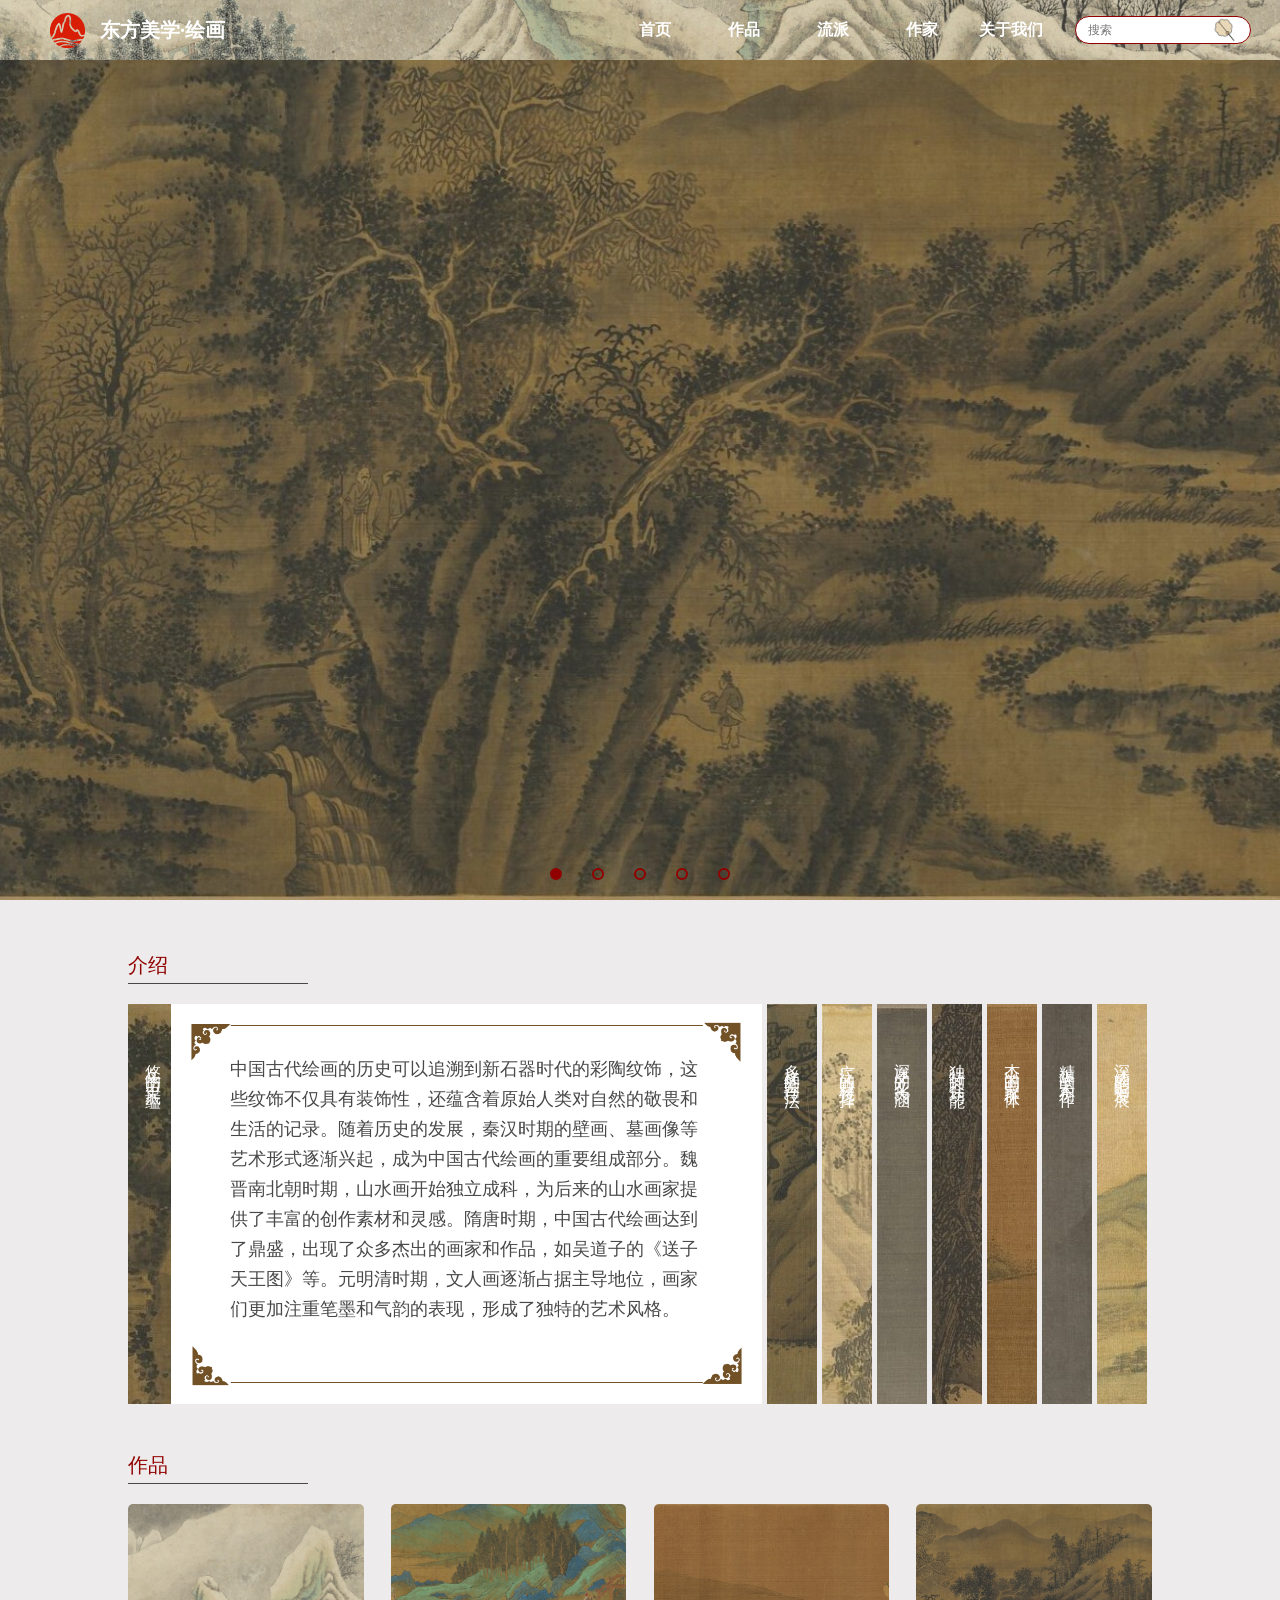
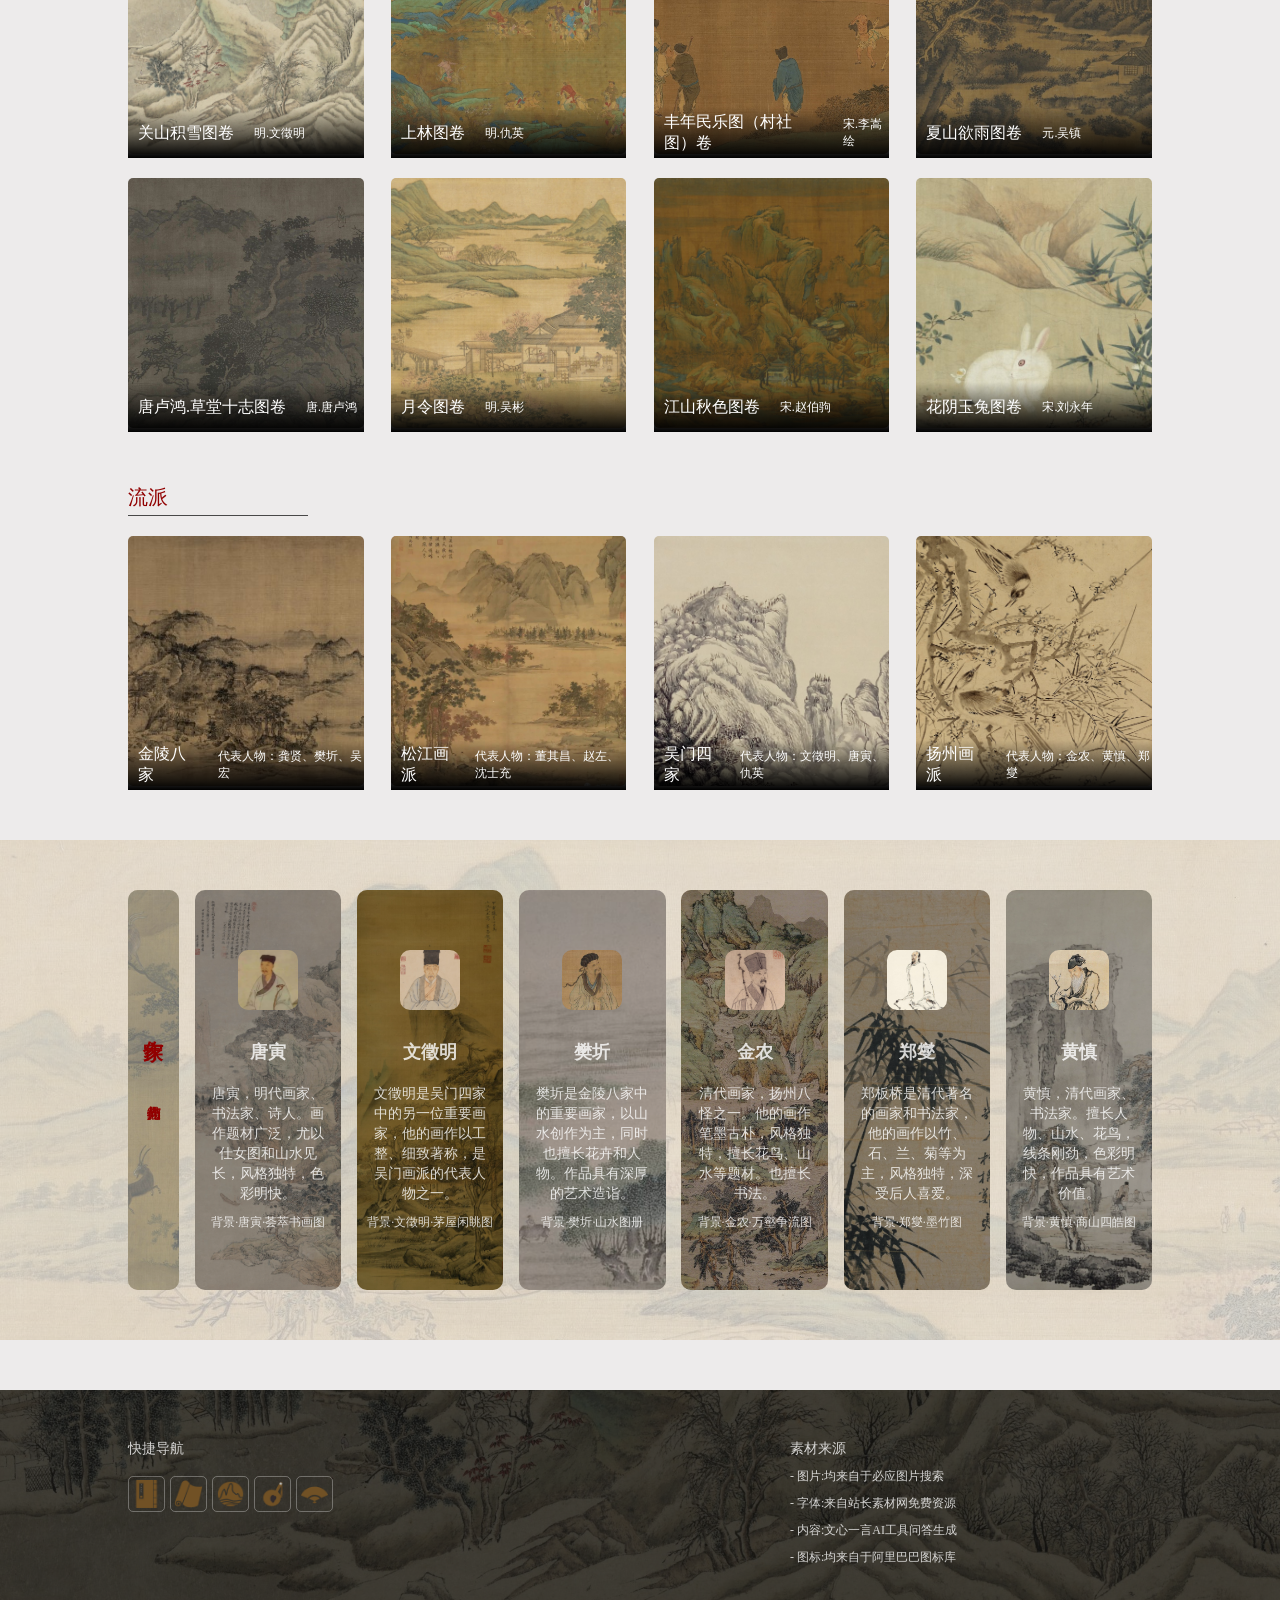
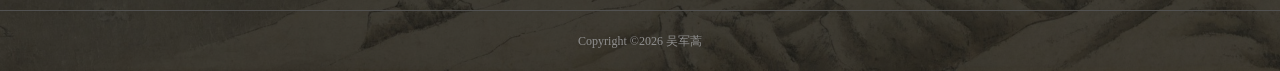
<file: pages/index.html>
<!DOCTYPE html>
<html lang="en">

<head>
  <meta charset="UTF-8">
  <meta name="viewport" content="width=device-width, initial-scale=1.0">
  <title>东方美学·绘画赏析网</title>
  <link rel="stylesheet" href="../css/index.css">
</head>

<body>
  <header class="nav-container" id="nav-container">

  </header>
  <main>
    <section class="banner" id="banner">
    </section>
    <section class="intro-container">
      <div class="title">
        <h3><span>介绍</span></h3>
      </div>
      <div class="item-container">
        <div class="item">
          <p class="title">悠久的历史底蕴</p>
          <div class="content">
            <img src="../images/index/花边.png" alt="">
            <img src="../images/index/花边.png" alt="">
            <img src="../images/index/花边.png" alt="">
            <img src="../images/index/花边.png" alt="">
            <div class="content-deatil">
              中国古代绘画的历史可以追溯到新石器时代的彩陶纹饰，这些纹饰不仅具有装饰性，还蕴含着原始人类对自然的敬畏和生活的记录。随着历史的发展，秦汉时期的壁画、墓画像等艺术形式逐渐兴起，成为中国古代绘画的重要组成部分。魏晋南北朝时期，山水画开始独立成科，为后来的山水画家提供了丰富的创作素材和灵感。隋唐时期，中国古代绘画达到了鼎盛，出现了众多杰出的画家和作品，如吴道子的《送子天王图》等。元明清时期，文人画逐渐占据主导地位，画家们更加注重笔墨和气韵的表现，形成了独特的艺术风格。
            </div>
          </div>
        </div>
        <div class="item">
          <p class="title">多样的绘画技法</p>
          <div class="content">
            <img src="../images/index/花边.png" alt="">
            <img src="../images/index/花边.png" alt="">
            <img src="../images/index/花边.png" alt="">
            <img src="../images/index/花边.png" alt="">
            <div class="content-deatil">
              中国古代绘画技法多样，既有工笔画的精细入微，又有写意画的挥洒自如。工笔画注重线条的流畅和色彩的丰富，通过细腻的笔触和丰富的色彩层次，展现出物体的形态和质感。写意画则更加注重笔墨和气韵的表现，通过简洁的线条和墨色的浓淡变化，传达出画家的情感和意境。此外，还有钩勒、没骨、点簇等多种技法，这些技法在历代画家的实践中不断发展和完善，形成了各具特色的艺术风格。
            </div>
          </div>
        </div>
        <div class="item">
          <p class="title">广泛的题材选择</p>
          <div class="content">
            <img src="../images/index/花边.png" alt="">
            <img src="../images/index/花边.png" alt="">
            <img src="../images/index/花边.png" alt="">
            <img src="../images/index/花边.png" alt="">
            <div class="content-deatil">
              中国古代绘画的题材广泛多样，涵盖了人物、山水、花鸟等多个领域。人物画可以描绘历史人物、神话故事，也可以反映现实生活，如顾恺之的《洛神赋图》等。山水画则展现山川自然景色，寄托画家的情感与理想，如郭熙的《早春图》等。花鸟画则通过描绘花卉瓜果、禽鸟虫鱼等，展现大自然的生机与美好，如黄筌的《写生珍禽图》等。这些题材的选择不仅体现了画家的审美情趣和艺术追求，也反映了当时社会的文化风貌和审美观念。
            </div>
          </div>
        </div>
        <div class="item">
          <p class="title">深厚的文化内涵</p>
          <div class="content">
            <img src="../images/index/花边.png" alt="">
            <img src="../images/index/花边.png" alt="">
            <img src="../images/index/花边.png" alt="">
            <img src="../images/index/花边.png" alt="">
            <div class="content-deatil">
              中国古代绘画不仅具有审美价值，还承载着深厚的文化内涵和哲学思想。许多作品都融入了儒、道、佛等哲学思想，体现了画家对宇宙、人生、自然的深刻理解和感悟。如道家的“天人合一”思想在山水画中得到了充分的体现，画家们通过描绘山川自然景色，表达了对自然的敬畏和向往；儒家的“仁爱”思想则体现在人物画中，通过描绘历史人物和神话故事，传达出对道德和伦理的关注和追求。
            </div>
          </div>
        </div>
        <div class="item">
          <p class="title">独特的社会功能</p>
          <div class="content">
            <img src="../images/index/花边.png" alt="">
            <img src="../images/index/花边.png" alt="">
            <img src="../images/index/花边.png" alt="">
            <img src="../images/index/花边.png" alt="">
            <div class="content-deatil">
              中国古代绘画不仅用于审美和装饰，还具有独特的社会功能和影响力。如宫廷绘画用于彰显皇权、记录历史，成为帝王贵族们展示权力和文化修养的重要手段；寺庙壁画用于宣传教义、弘扬佛法，成为佛教文化的重要载体；民间绘画则用于祈福避邪、传承文化等，成为民众生活中的重要组成部分。这些社会功能不仅体现了中国古代绘画的实用性和功能性，也反映了当时社会的文化需求和审美观念。
            </div>
          </div>
        </div>
        <div class="item">
          <p class="title">杰出的画家群体</p>
          <div class="content">
            <img src="../images/index/花边.png" alt="">
            <img src="../images/index/花边.png" alt="">
            <img src="../images/index/花边.png" alt="">
            <img src="../images/index/花边.png" alt="">
            <div class="content-deatil">
              中国古代涌现出许多杰出的画家，他们各自具有独特的艺术风格和卓越的艺术成就。如东晋的顾恺之以其“传神写照”的技艺被誉为“画圣”；唐代的吴道子则以其线条流畅、气势磅礴的作品成为后世画家学习的楷模；宋代的郭熙、范宽等则以其精湛的山水画技艺成为山水画史上的重要人物；元代的黄公望、王蒙等则以其独特的文人画风格开创了文人画的新纪元；明代的徐渭、陈洪绶等则以其个性化的艺术风格和独特的创作手法成为后世画家的典范；清代的石涛、朱耷等则以其深厚的笔墨功底和独特的艺术见解成为清代画坛的杰出代表。
            </div>
          </div>
        </div>
        <div class="item">
          <p class="title">精湛的艺术创作</p>
          <div class="content">
            <img src="../images/index/花边.png" alt="">
            <img src="../images/index/花边.png" alt="">
            <img src="../images/index/花边.png" alt="">
            <img src="../images/index/花边.png" alt="">
            <div class="content-deatil">
              中国古代画家在艺术创作上精益求精，注重笔墨的运用、构图的安排以及色彩的搭配等。他们通过巧妙的构思和精湛的技艺，创作出了一幅幅生动传神、意境深远的艺术作品。这些作品不仅展现了画家的艺术才华和审美追求，也反映了当时社会的审美观念和艺术风格。同时，中国古代画家还注重气韵生动和意境深远的表现，通过笔墨和气韵的传递，表达出画家的情感和意境，使作品具有更强的艺术感染力和审美价值。
            </div>
          </div>
        </div>
        <div class="item">
          <p class="title">深远的影响发展</p>
          <div class="content">
            <img src="../images/index/花边.png" alt="">
            <img src="../images/index/花边.png" alt="">
            <img src="../images/index/花边.png" alt="">
            <img src="../images/index/花边.png" alt="">
            <div class="content-deatil">
              中国古代绘画不仅在当时具有广泛的影响力，而且对后世产生了深远的影响。许多作品被后世画家所借鉴和传承，形成了独具特色的艺术流派和风格。如元代的山水画对明清时期的山水画产生了重要影响；明清时期的文人画则对近现代中国画的发展产生了积极推动作用。同时，中国古代绘画还对中国乃至世界艺术史的发展产生了积极的推动作用。许多中国古代绘画作品被收藏于世界各地的博物馆和艺术机构中，成为中外文化交流的重要桥梁和纽带。
            </div>
          </div>
        </div>
      </div>
    </section>
    <section class="paining-container">
      <div class="title">
        <h3><span>作品</span></h3>
      </div>
      <div class="item-list">
        <div class="item">
          <img src="../images/index/关山积雪图卷.明.文徵明.纸本设色（25.3x445.2厘米）明嘉靖十一年.65500x2590像素.台北故宫博物院藏.jpg" alt="">
          <div class="content-box">
            <div class="detail">
              <h2>关山积雪图卷</h2>
              <p>明.文徵明</p>
            </div>
          </div>
        </div>
        <div class="item">
          <img src="../images/index/上林图卷.传明.仇英绘.绢本设色.故画00159400000.台北故宫博物院藏.jpg" alt="">
          <div class="content-box">
            <div class="detail">
              <h2>上林图卷</h2>
              <p>明.仇英</p>
            </div>
          </div>
        </div>
        <div class="item">
          <img src="../images/index/丰年民乐图（村社图）卷.传宋.李嵩绘.绢本设色（30x160.8厘米）台北故宫博物院藏.jpg" alt="">
          <div class="content-box">
            <div class="detail">
              <h2>丰年民乐图（村社图）卷</h2>
              <p>宋.李嵩绘</p>
            </div>
          </div>
        </div>
        <div class="item">
          <img src="../images/index/夏山欲雨图卷.元.吴镇.绘.绢本水墨（47.2x451.6厘米）元至正六年.49537x3870像素.台北故宫博物院藏.png" alt="">
          <div class="content-box">
            <div class="detail">
              <h2>夏山欲雨图卷</h2>
              <p>元.吴镇</p>
            </div>
          </div>
        </div>
        <div class="item">
          <img src="../images/index/摹唐卢鸿.草堂十志图卷.纸本水墨.北京故宫博物院藏.jpg" alt="">
          <div class="content-box">
            <div class="detail">
              <h2>唐卢鸿.草堂十志图卷</h2>
              <p>唐.唐卢鸿</p>
            </div>
          </div>
        </div>
        <div class="item">
          <img src="../images/index/月令图卷.明.吴彬绘.绢本设色.65500x2105像素.台北故宫博物院藏.jpg" alt="">
          <div class="content-box">
            <div class="detail">
              <h2>月令图卷</h2>
              <p>明.吴彬</p>
            </div>
          </div>
        </div>
        <div class="item">
          <img src="../images/index/江山秋色图卷.宋代.赵伯驹作.绢本设色.39714X5481像素.北京故宫博物院藏.jpg" alt="">
          <div class="content-box">
            <div class="detail">
              <h2>江山秋色图卷</h2>
              <p>宋.赵伯驹</p>
            </div>
          </div>
        </div>
        <div class="item">
          <img src="../images/index/花阴玉兔图卷.传宋.刘永年.绘.纸本设色.60838x4447像素.台北故宫博物院藏.jpg" alt="">
          <div class="content-box">
            <div class="detail">
              <h2>花阴玉兔图卷</h2>
              <p>宋.刘永年</p>
            </div>
          </div>
        </div>
      </div>
    </section>
    <section class="schools-container">
      <div class="title">
        <h3><span>流派</span></h3>
      </div>
      <div class="item-list">
        <div class="item">
          <img src="../images/schools/溪山无尽图.jpg" alt="">
          <div class="content-box">
            <div class="detail">
              <h2>金陵八家</h2>
              <p>代表人物：龚贤、樊圻、吴宏</p>
            </div>
          </div>
        </div>
        <div class="item">
          <img src="../images/schools/秋兴八景图册.jpg" alt="">
          <div class="content-box">
            <div class="detail">
              <h2>松江画派</h2>
              <p>代表人物：董其昌、赵左、沈士充</p>
            </div>
          </div>
        </div>
        <div class="item">
          <img src="../images/schools/庐山高图.jpg" alt="">
          <div class="content-box">
            <div class="detail">
              <h2>吴门四家</h2>
              <p>代表人物：文徵明、唐寅、仇英</p>
            </div>
          </div>
        </div>
        <div class="item">
          <img src="../images/schools/梅竹图轴.jpg" alt="">
          <div class="content-box">
            <div class="detail">
              <h2>扬州画派</h2>
              <p>代表人物：金农、黄慎、郑燮</p>
            </div>
          </div>
        </div>
      </div>
    </section>
    <section class="article-container">
      <div class="article-box">
        <div class="item" style="width: 5%;">
          <img src="../images/index/banner02.jpg" alt="">
          <div class="mask" style="background: rgba(255, 255,255,0.3);">
            <h1 style=" writing-mode: vertical-rl; color: #910000; font-size: 20px;">作家</h1>
            <p style=" writing-mode: vertical-rl; color: #910000;font-size: 14px;">人物简介与作品</p>
          </div>
        </div>
        <div class="item">
          <input type="text" value="8" style="display: none;">
          <img src="../images/article/唐寅-荟萃书画诗意图.jpg" alt="">
          <div class="mask">
            <img src="../images/article/唐寅像.jpg" alt="">
            <h1>唐寅</h1>
            <p>唐寅，明代画家、书法家、诗人。画作题材广泛，尤以仕女图和山水见长，风格独特，色彩明快。</p>
            <span>背景·唐寅·荟萃书画图</span>
          </div>
        </div>
        <div class="item">
          <input type="text" value="7" style="display: none;">
          <img src="../images/article/文徵明-茅屋闲眺图.jpg" alt="">
          <div class="mask">
            <img src="../images/article/文徵明.jpg" alt="">
            <h1>文徵明</h1>
            <p>文徵明是吴门四家中的另一位重要画家，他的画作以工整、细致著称，是吴门画派的代表人物之一。</p>
            <span>背景·文徵明·茅屋闲眺图</span>
          </div>
        </div>
        <div class="item">
          <input type="text" value="2" style="display: none;">
          <img src="../images/article/樊圻-山水图册.jpg" alt="">
          <div class="mask">
            <img src="../images/article/樊圻像.jpg" alt="">
            <h1>樊圻</h1>
            <p>樊圻是金陵八家中的重要画家，以山水创作为主，同时也擅长花卉和人物。作品具有深厚的艺术造诣。</p>
            <span>背景·樊圻·山水图册</span>
          </div>
        </div>
        <div class="item">
          <input type="text" value="13" style="display: none;">
          <img src="../images/article/赵左-万壑争流图.jpg" alt="">
          <div class="mask">
            <img src="../images/article/赵左像.jpg" alt="">
            <h1>金农</h1>
            <p>清代画家，扬州八怪之一。他的画作笔墨古朴，风格独特，擅长花鸟、山水等题材。也擅长书法。</p>
            <span>背景·金农·万壑争流图</span>
          </div>
        </div>
        <div class="item">
          <input type="text" value="12" style="display: none;">
          <img src="../images/article/郑燮-墨竹图.jpg" alt="">
          <div class="mask">
            <img src="../images/article/郑燮像.jpg" alt="">
            <h1>郑燮</h1>
            <p>郑板桥是清代著名的画家和书法家，他的画作以竹、石、兰、菊等为主，风格独特，深受后人喜爱。</p>
            <span>背景·郑燮·墨竹图</span>
          </div>
        </div>
        <div class="item">
          <input type="text" value="14" style="display: none;">
          <img src="../images/article/黄慎-商山四皓图.jpg" alt="">
          <div class="mask">
            <img src="../images/article/黄慎像.jpg" alt="">
            <h1>黄慎</h1>
            <p>黄慎，清代画家、书法家。擅长人物、山水、花鸟，线条刚劲，色彩明快，作品具有艺术价值。</p>
            <span>背景·黄慎·商山四皓图</span>
          </div>
        </div>
      </div>
      <div class="mask-bg"></div>
    </section>
  </main>

  <footer>
    <div class="container">

    </div>
  </footer>

  <script src="../js/public/swiper.js"></script>
  <script src="../js/public/template.js"></script>
  <script src="../js/public/common.js"></script>
  <script src="../js/index.js"></script>
</body>

</html>
</file>
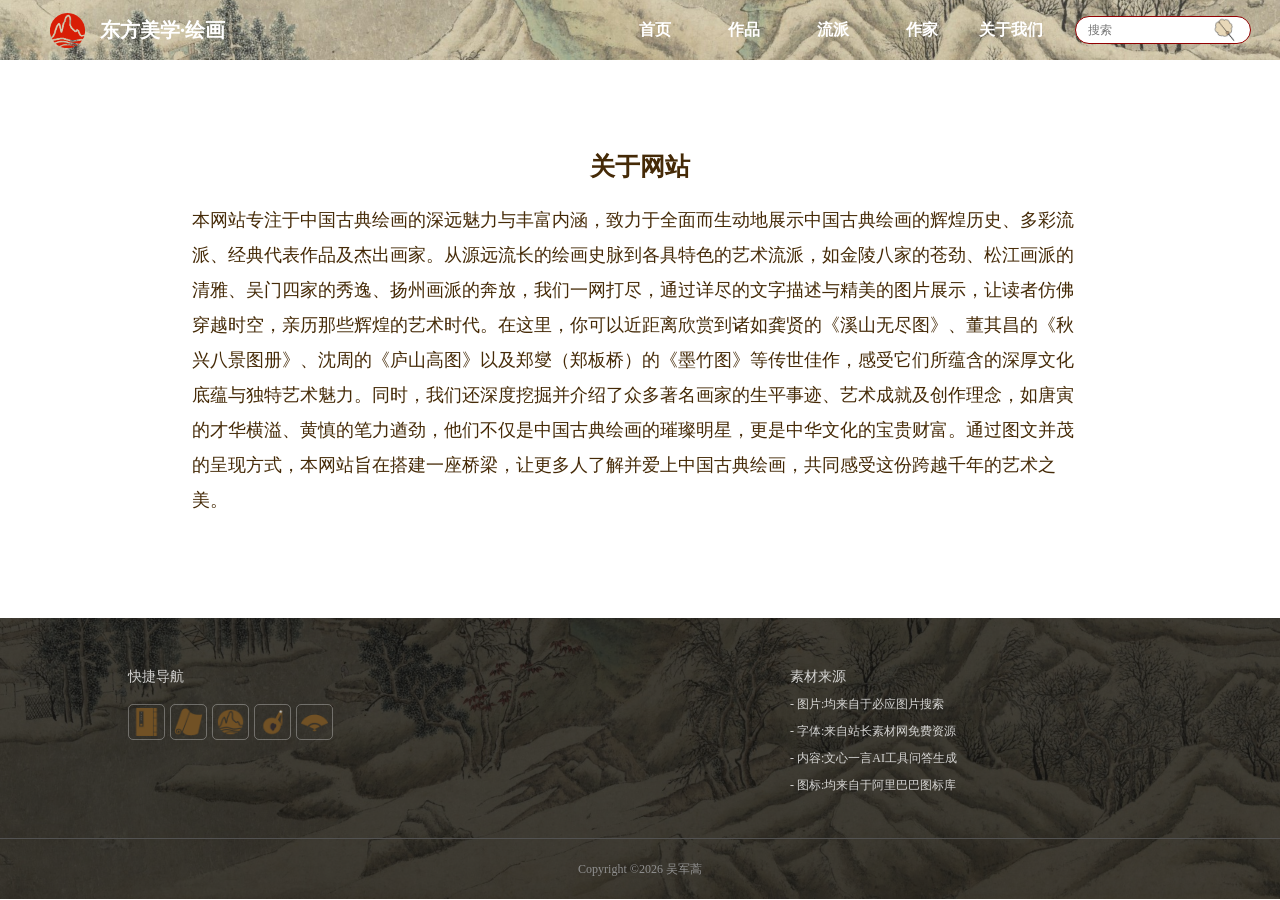
<file: pages/about.html>
<!DOCTYPE html>
<html lang="en">

<head>
  <meta charset="UTF-8">
  <meta name="viewport" content="width=device-width, initial-scale=1.0">
  <title>关于网站</title>
  <link rel="stylesheet" href="../css/about.css">
</head>

<body>
  <header class="nav-container" id="nav-container">

  </header>
  <main>
    <section class="container">
      <h1>关于网站</h1>
      <p>
        本网站专注于中国古典绘画的深远魅力与丰富内涵，致力于全面而生动地展示中国古典绘画的辉煌历史、多彩流派、经典代表作品及杰出画家。从源远流长的绘画史脉到各具特色的艺术流派，如金陵八家的苍劲、松江画派的清雅、吴门四家的秀逸、扬州画派的奔放，我们一网打尽，通过详尽的文字描述与精美的图片展示，让读者仿佛穿越时空，亲历那些辉煌的艺术时代。在这里，你可以近距离欣赏到诸如龚贤的《溪山无尽图》、董其昌的《秋兴八景图册》、沈周的《庐山高图》以及郑燮（郑板桥）的《墨竹图》等传世佳作，感受它们所蕴含的深厚文化底蕴与独特艺术魅力。同时，我们还深度挖掘并介绍了众多著名画家的生平事迹、艺术成就及创作理念，如唐寅的才华横溢、黄慎的笔力遒劲，他们不仅是中国古典绘画的璀璨明星，更是中华文化的宝贵财富。通过图文并茂的呈现方式，本网站旨在搭建一座桥梁，让更多人了解并爱上中国古典绘画，共同感受这份跨越千年的艺术之美。
      </p>
    </section>
  </main>
  <footer>
    <div class="container">

    </div>
  </footer>

  <script src="../js/public/swiper.js"></script>
  <script src="../js/public/template.js"></script>
  <script src="../js/public/common.js"></script>
  <script src="../js/about.js"></script>
</body>

</html>
</file>
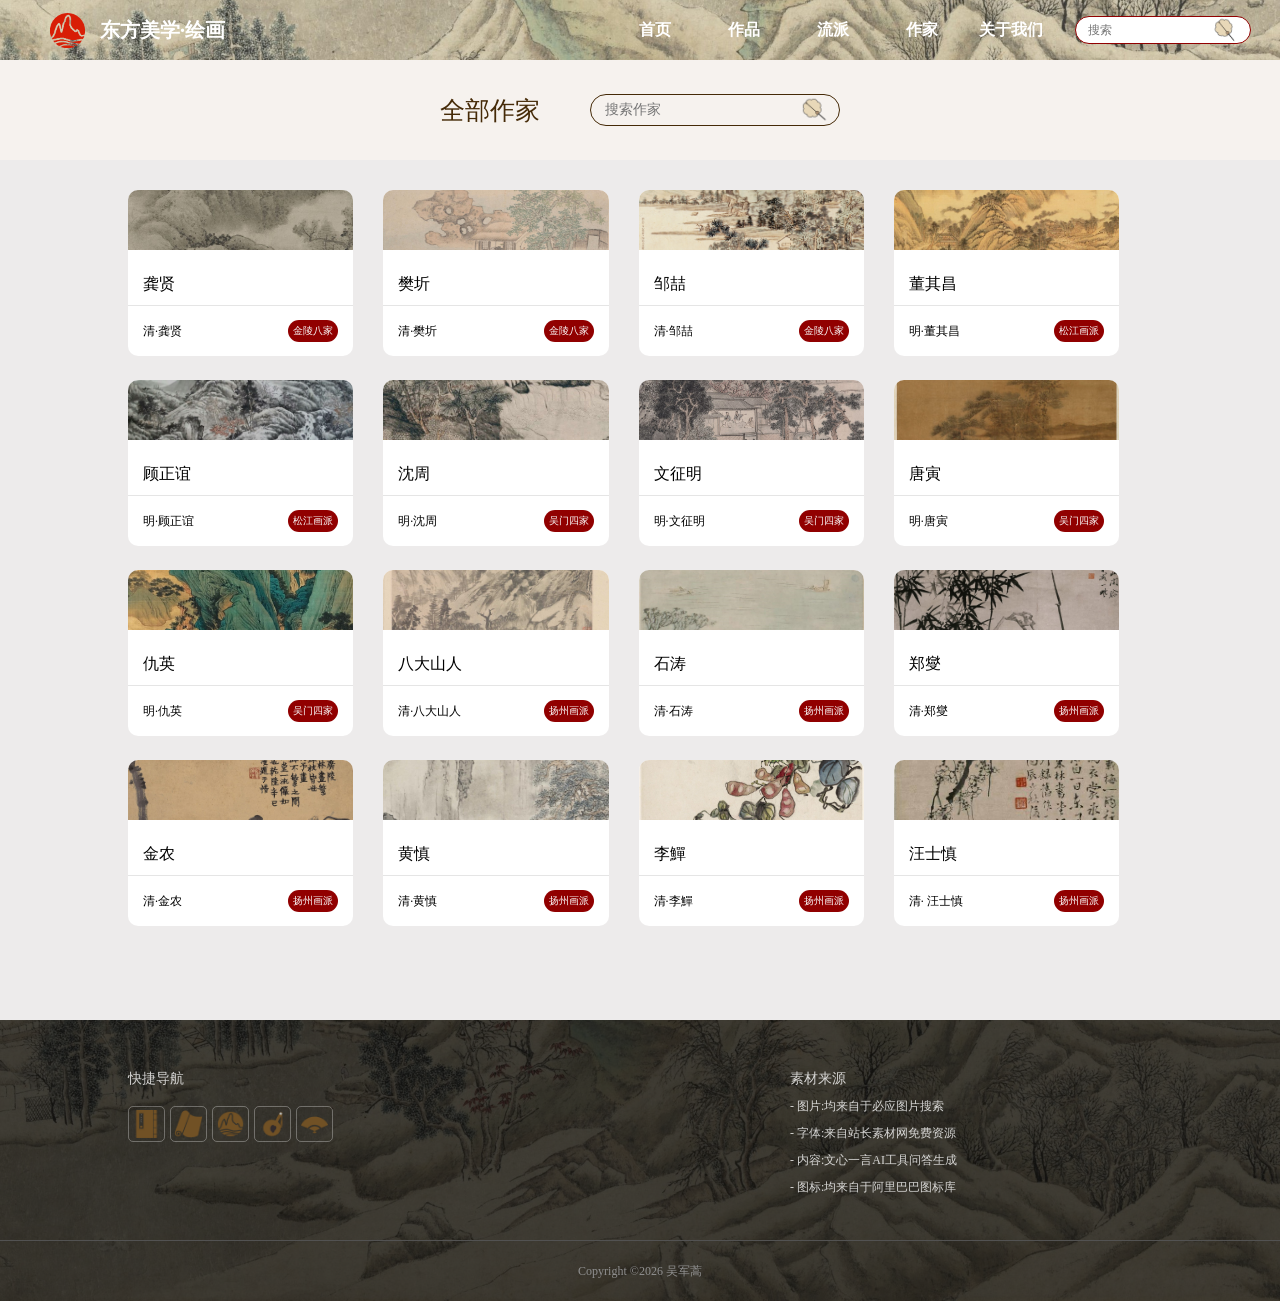
<file: pages/article.html>
<!DOCTYPE html>
<html lang="en">
  <head>
    <meta charset="UTF-8" />
    <meta name="viewport" content="width=device-width, initial-scale=1.0" />
    <title>全部作品</title>
    <link rel="stylesheet" href="../css/article.css" />
  </head>

  <body>
    <header class="nav-container" id="nav-container"></header>
    <main>
      <section class="title">
        <h1>全部作家</h1>
        <div class="search-container">
          <input type="text" placeholder="搜索作家" id="search" />
          <img src="../images/public/团扇.png" alt="" />
        </div>
      </section>
      <section class="content"></section>
    </main>
    <footer>
      <div class="container"></div>
    </footer>

    <script src="../js/public/template.js"></script>
    <script src="../js/public/common.js"></script>
    <script src="../data/article-data.js"></script>
    <script src="../js/article.js"></script>
  </body>
</html>
</file>
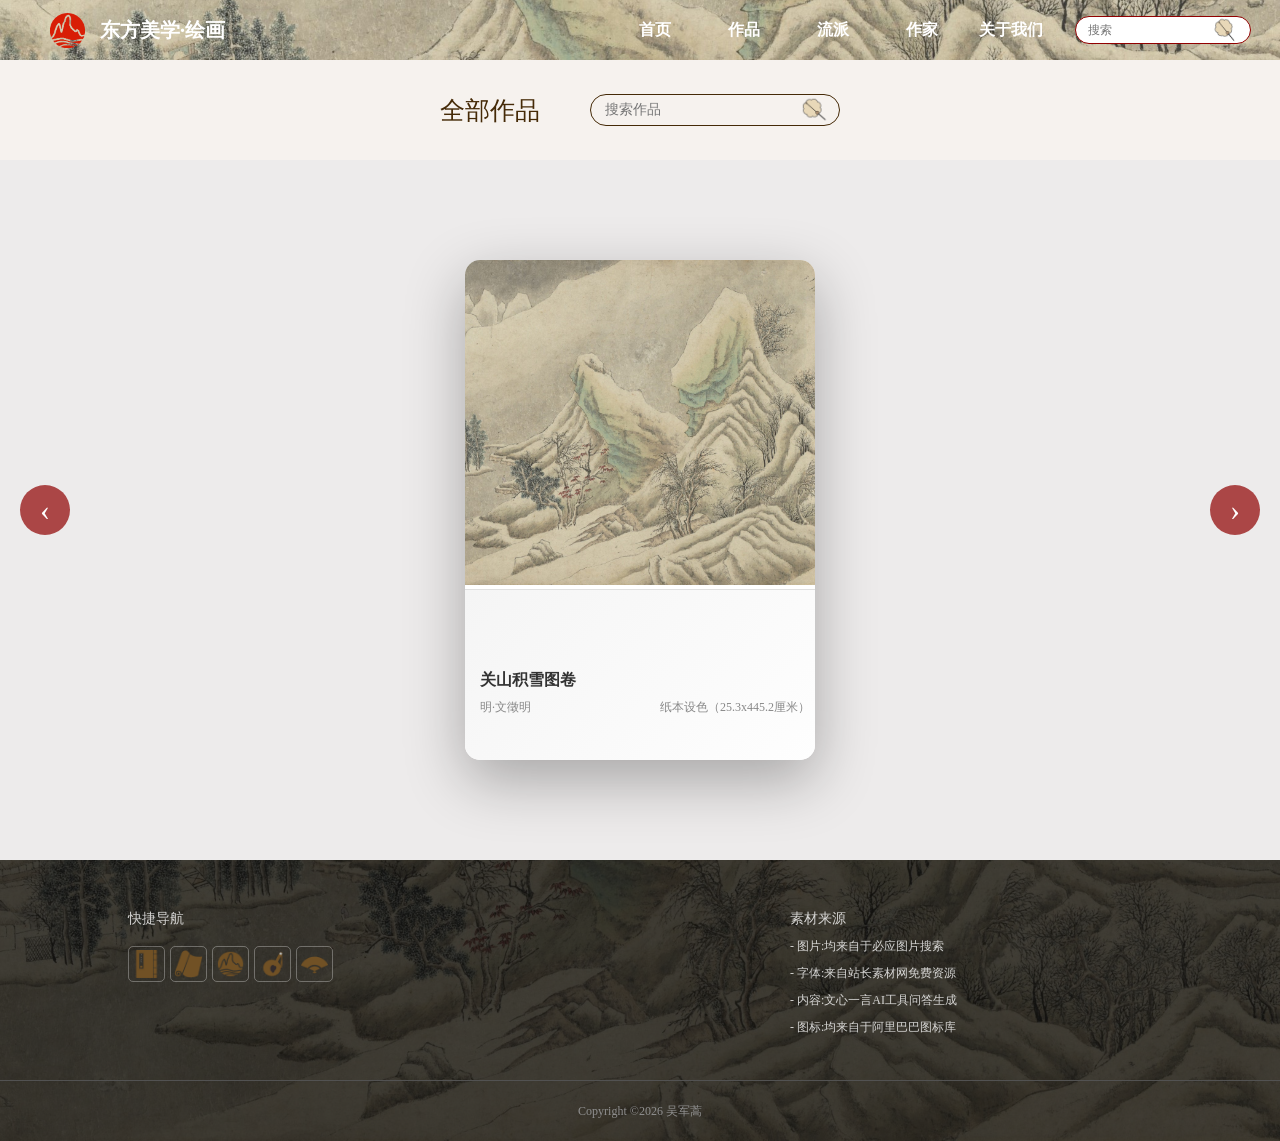
<file: pages/paining.html>
<!DOCTYPE html>
<html lang="en">

<head>
  <meta charset="UTF-8">
  <meta name="viewport" content="width=device-width, initial-scale=1.0">
  <title>全部作品</title>
  <link rel="stylesheet" href="../css/paining.css">
</head>

<body>
  <header class="nav-container" id="nav-container">

  </header>
  <main>
    <section class="title">
      <h1>全部作品</h1>
      <div class="search-container">
        <input type="text" placeholder="搜索作品" id="search">
        <img src="../images/public/团扇.png" alt="">
      </div>
    </section>
    <section class="carousel-wrapper">
      <button class="carousel-btn prev-btn" id="prevBtn">‹</button>
      <div class="carousel-container" id="carousel">
      </div>
      <button class="carousel-btn next-btn" id="nextBtn">›</button>
    </section>
  </main>
  <footer>
    <div class="container">

    </div>
  </footer>

  <script src="../js/public/template.js"></script>
  <script src="../js/public/common.js"></script>
  <script src="../data/paining-data.js"></script>
  <script src="../js/paining.js"></script>
</body>

</html>
</file>
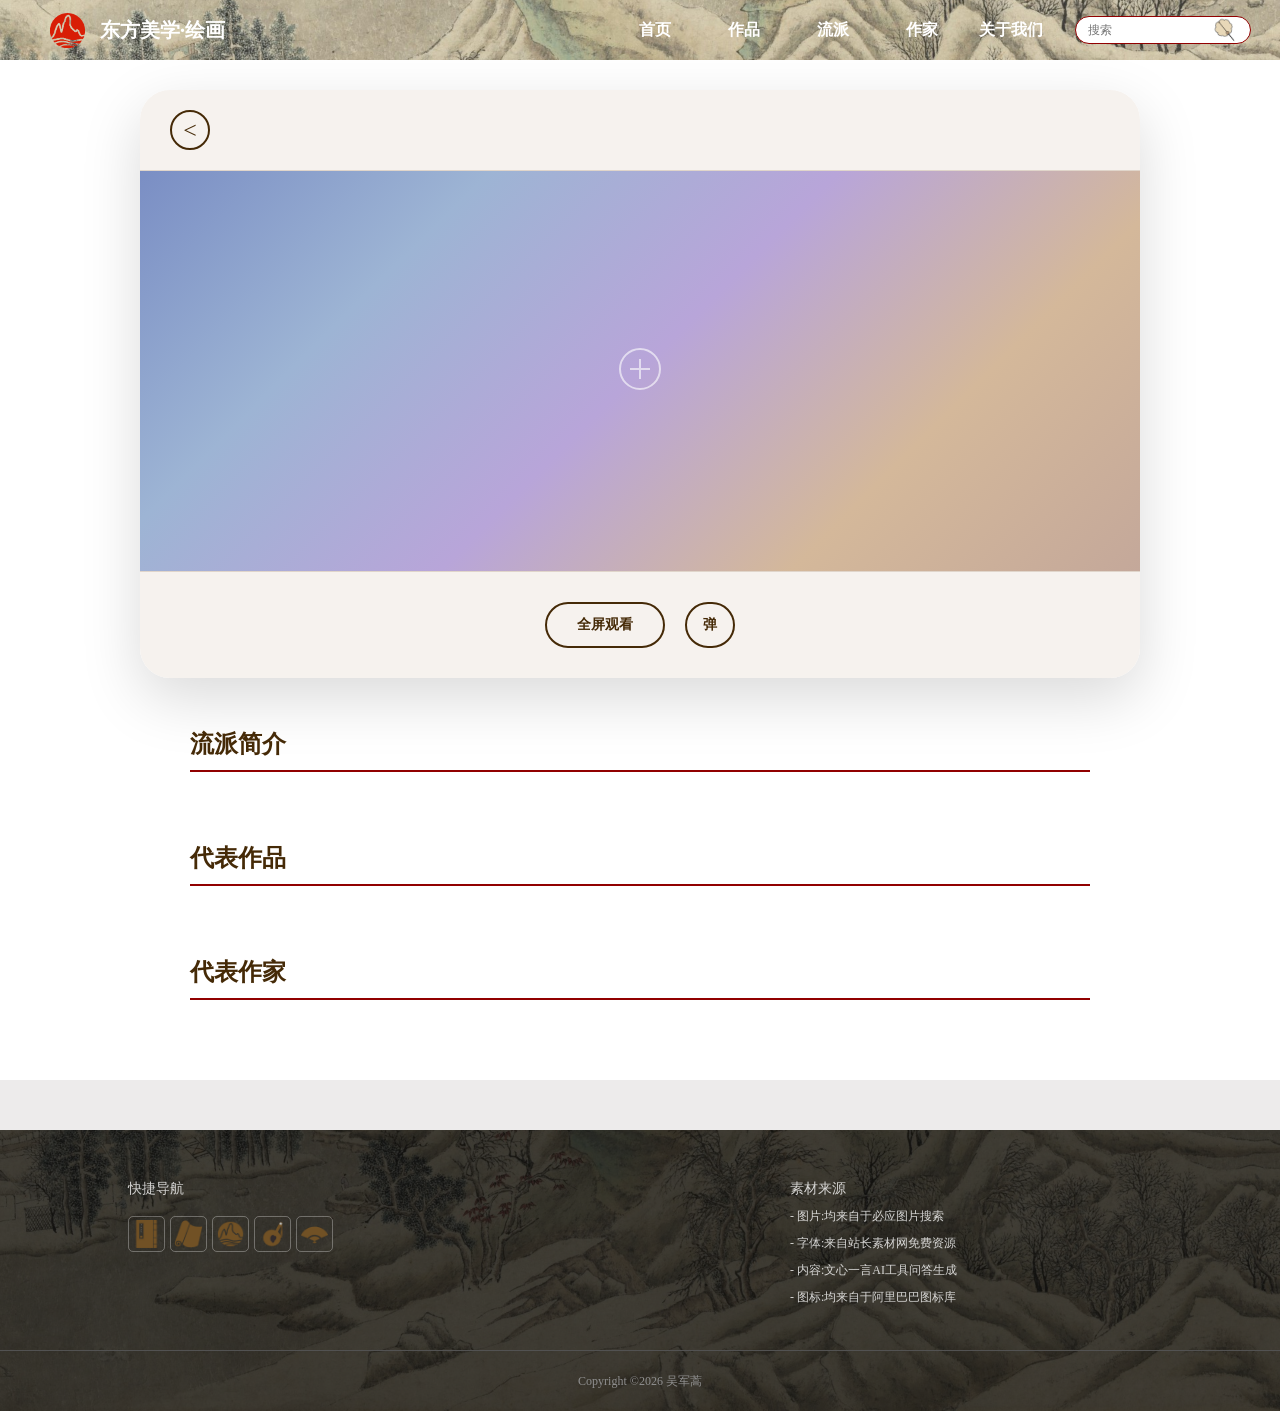
<file: pages/schools-details.html>
<!DOCTYPE html>
<html lang="en">

<head>
  <meta charset="UTF-8">
  <meta name="viewport" content="width=device-width, initial-scale=1.0">
  <title>流派详情</title>
  <link rel="stylesheet" href="../css/schools-details.css">
</head>

<body>
  <header class="nav-container" id="nav-container">

  </header>
  <main>
    <div class="detail-container">
      <div class="detail-card">
        <div class="card-header">
          <button class="back-btn" id="backBtn">&lt;</button>
          <h1 class="school-name"></h1>
          <div class="placeholder"></div>
        </div>
        
        <div class="card-content">
          <div class="gradient-bg"></div>
          
          <div class="center-icon">
            <svg width="60" height="60" viewBox="0 0 60 60" fill="none">
              <circle cx="30" cy="30" r="20" stroke="white" stroke-width="2" fill="none"/>
              <path d="M30 20V40M20 30H40" stroke="white" stroke-width="2"/>
            </svg>
          </div>

          <div class="content-text">
            <h2 id="schoolTitle"></h2>
            <p id="schoolIntro" class="intro-text"></p>
          </div>

          <div class="floating-image" id="floatingImage"></div>
        </div>

        <div class="card-footer">
          <button class="view-btn">全屏观看</button>
          <button class="expand-btn">弹</button>
        </div>
      </div>
    </div>

    <section class="introduce" id="introduce">
      <h1>流派简介</h1>
      <p class="detail" id="detailContent"></p>
    </section>

    <section class="recommend">
      <h1>代表作品</h1>
      <div class="list" id="recommendList"></div>
    </section>

    <section class="article">
      <h1>代表作家</h1>
      <div class="list" id="articleList"></div>
    </section>
  </main>

  <footer>
    <div class="container"></div>
  </footer>

  <script src="../js/public/template.js"></script>
  <script src="../js/public/common.js"></script>
  <script src="../data/schools-data.js"></script>
  <script src="../js/schools-details.js"></script>
</body>

</html>
</file>
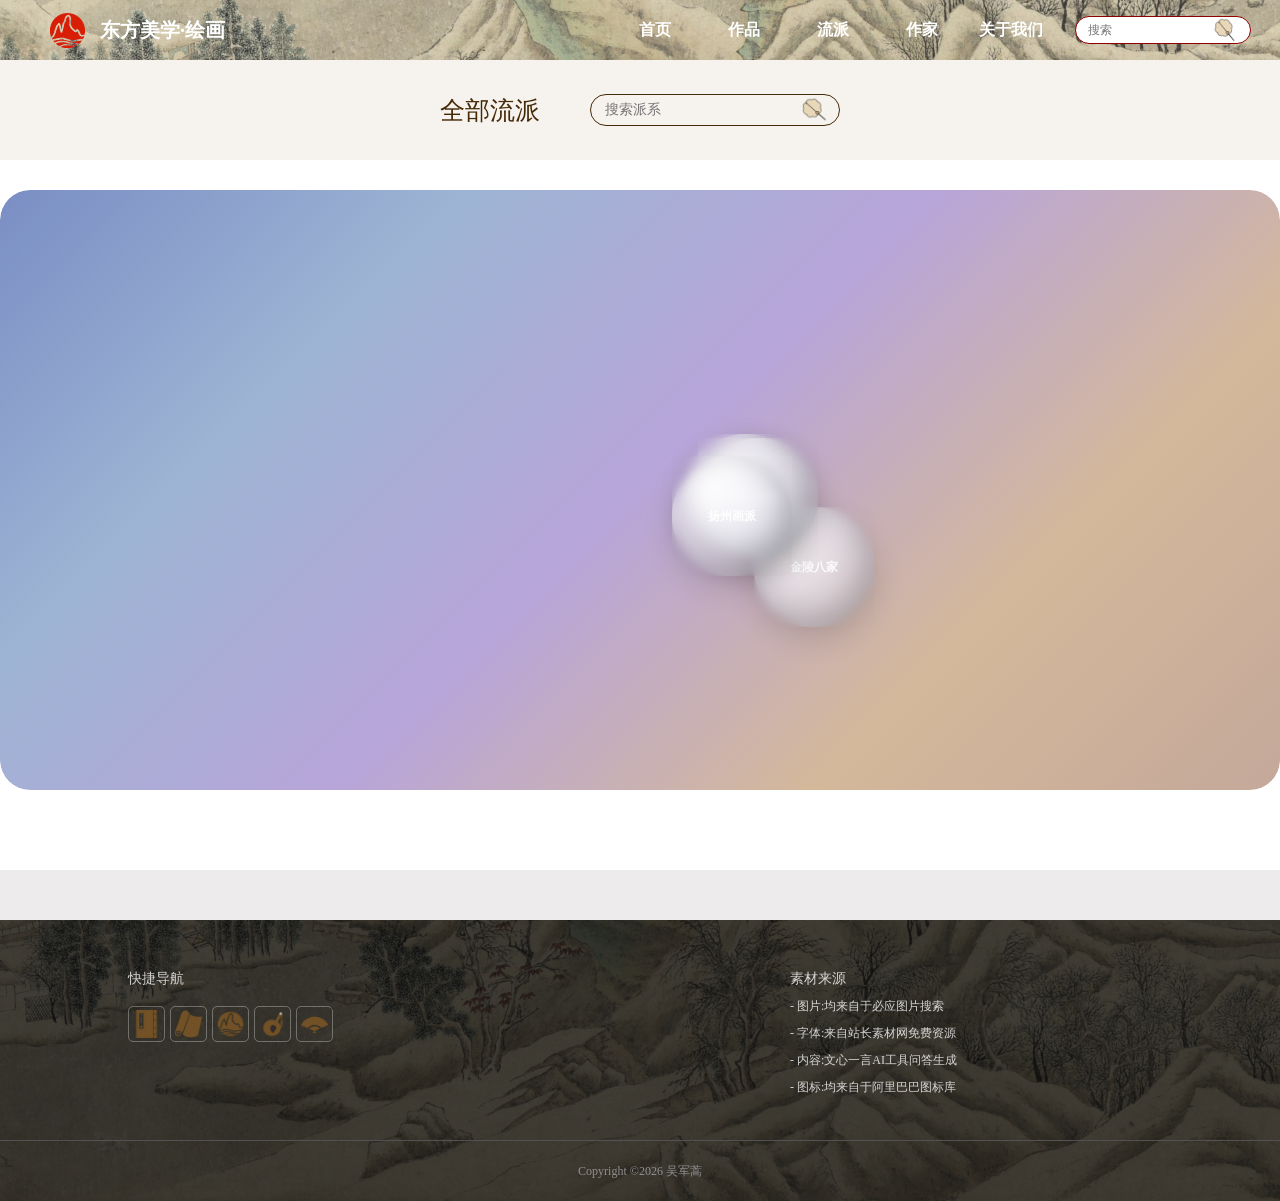
<file: pages/schools.html>
<!DOCTYPE html>
<html lang="en">

<head>
  <meta charset="UTF-8">
  <meta name="viewport" content="width=device-width, initial-scale=1.0">
  <meta http-equiv="Cache-Control" content="no-cache, no-store, must-revalidate">
  <meta http-equiv="Pragma" content="no-cache">
  <meta http-equiv="Expires" content="0">
  <title>全部流派</title>
  <link rel="stylesheet" href="../css/schools.css?v=2">
</head>

<body>
  <header class="nav-container" id="nav-container"></header>
  <main>
    <section class="title">
      <h1>全部流派</h1>
      <div class="search-container">
        <input type="text" placeholder="搜索派系" id="search">
        <img src="../images/public/团扇.png" alt="">
      </div>
    </section>
    <section class="floating-container">
      <div class="background-gradient"></div>
      <div class="floating-balls" id="floatingBalls"></div>
    </section>
  </main>
  <footer>
    <div class="container"></div>
  </footer>

  <script src="../js/public/template.js?v=2"></script>
  <script src="../js/public/common.js?v=2"></script>
  <script src="../data/schools-data.js?v=2"></script>
  <script src="../js/schools.js?v=2"></script>
</body>

</html>
</file>
<file: css/index.css>
@import url('./public/basecss.css');
@import url('./public/nav.css');
@import url('./public/swiper.css');
@import url('./public/footer.css');

:root {
  --base-container-width: 100%;
}

main {
  width: 100%;
  height: auto;
  display: flex;
  justify-content: center;
  align-items: center;
  flex-direction: column;

  /*轮播图*/
  .banner {
    width: 100%;
    height: 100vh;
    overflow: hidden;
    display: flex;
    justify-content: center;
    align-items: center;
    flex-direction: column;
    color: #fff;
    font-size: 20px;
    font-weight: bold;
    /* border-radius: 10px; */

    &:hover .prev,
    &:hover .next {
      opacity: 1;
    }

    .prev,
    .next {
      position: absolute;
      top: 50%;
      transform: translateY(-50%);
      width: 50px;
      height: 50px;
      border-radius: 50%;
      display: flex;
      justify-content: center;
      align-items: center;
      font-size: 20px;
    }
  }

  /*介绍*/
  .intro-container {
    width: 80%;
    height: 400px;
    margin-bottom: 100px;

    .title {
      width: 100%;
      margin: 0 auto;
      margin-top: 50px;
      margin-bottom: 20px;
      color: #484848;

      h3 {
        max-width: 180px;
        border-bottom: 1px solid #484848;
        line-height: 30px;
        font-size: 14px;
        font-weight: normal;

        span {
          color: #910000;
          font-size: 20px;
        }
      }
    }

    .item-container {
      height: 100%;
      margin: 0 auto;
      display: flex;
      justify-content: center;
      align-items: center;

      .item {
        width: 50px;
        height: 100%;
        margin-right: 5px;
        display: flex;
        justify-self: start;
        align-items: center;
        transition: all 0.7s ease-in-out;

        &:first-child {
          width: 100%;

          .content {
            display: block;
          }
        }

        .title {
          width: 50px;
          height: 100%;
          writing-mode: vertical-lr;
          color: #fff;
          line-height: 50px;
          font-size: 15px;
          display: flex;
          text-indent: 2em;
          cursor: pointer;
          font-size: 16px;
          letter-spacing: 0.3em;
          overflow: hidden;
          z-index: 9;

          span {
            font-size: 20px;
          }
        }

        .content {
          width: 100%;
          height: 100%;
          background: #fff;
          color: #484848;
          font-size: 18px;
          line-height: 30px;
          padding: 0 20px;
          position: relative;
          overflow: hidden;
          display: flex;
          justify-content: center;
          align-items: center;
          transition: all 0.7s ease-in-out;
          display: none;

          img {
            width: 40px;
            height: auto;
          }

          img:nth-child(1) {
            position: absolute;
            top: 20px;
            left: 20px;
          }

          img:nth-child(2) {
            position: absolute;
            bottom: 20px;
            right: 20px;
            transform: rotate(180deg);
          }

          img:nth-child(3) {
            position: absolute;
            top: 20px;
            right: 20px;
            transform: rotate(90deg);
          }

          img:nth-child(4) {
            position: absolute;
            bottom: 20px;
            left: 20px;
            transform: rotate(-90deg);
          }

          .content-deatil {
            width: 80%;
            height: 300px;
            overflow: hidden;
            border-top: 1px solid #715125;
            border-bottom: 1px solid #715125;
            padding: 28px 0;
            position: absolute;
            top: 50%;
            left: 50%;
            transform: translate(-50%, -50%);
            transition: all 0.7s ease-in-out;
          }
        }


      }
    }
  }

  /*作品*/
  .paining-container,
  .schools-container {
    width: 80%;
    height: auto;
    margin-top: 50px;

    .title {
      width: 100%;
      margin: 0 auto;
      margin-bottom: 20px;
      color: #484848;

      h3 {
        max-width: 180px;
        border-bottom: 1px solid #484848;
        line-height: 30px;
        font-size: 14px;
        font-weight: normal;

        span {
          color: #910000;
          font-size: 20px;
        }
      }
    }

    .item-list {
      display: flex;
      justify-content: space-between;
      flex-wrap: wrap;
      gap: 20px;

      .item {
        width: 23%;
        height: auto;
        overflow: hidden;
        position: relative;

        img {
          width: 100%;
          height: 250px;
          object-fit: cover;
          border-radius: 5px;
          transition: all 0.5s ease-in-out;
        }

        &:hover {
          cursor: pointer;

          img {
            transform: scale(1.1);
            transition: all 0.5s ease-in-out;
          }
        }

        .content-box {
          position: absolute;
          top: 0;
          left: 0;
          width: 100%;
          height: 100%;
          display: flex;
          flex-direction: column;
          justify-content: center;
          align-items: center;

          .detail {
            position: absolute;
            bottom: 0;
            width: 100%;
            height: 50px;
            padding: 0 20px;
            display: flex;
            background: linear-gradient(to top, rgba(0, 0, 0, 1) 0%, rgba(0, 0, 0, 0) 100%);
            color: white;
            justify-content: start;
            align-items: center;
            gap: 30px;
            transition: height 0.5s;
            border-radius: 0 0 5px 5px;

            h2 {
              font-size: 16px;
              font-weight: normal;
              transform: translateX(10px);
              transition: transform 0.5s;
            }

            p {
              font-size: 12px;
              transform: translateY(0);
              transition: transform 0.5s;
            }
          }

          &:hover {
            .detail {
              height: 60px;

              h2 {
                transform: translateY(-8px);
              }

              p {
                transform: translateY(-8px);
              }
            }
          }
        }
      }
    }
  }

  .article-container {
    width: 100%;
    height: auto;
    /* background: #e6d5b7; */
    margin-top: 50px;
    position: relative;

    .mask-bg {
      width: 100%;
      height: 100%;
      position: absolute;
      top: 0;
      left: 0;
      background-image: url(../images/index/月令图卷.明.吴彬绘.绢本设色.65500x2105像素.台北故宫博物院藏.jpg);
      opacity: 0.3;
      z-index: -1;
    }

    .article-box {
      width: 80%;
      height: auto;
      margin: 0 auto;
      margin-top: 50px;
      margin-bottom: 50px;
      display: flex;
      flex-direction: row;
      flex-wrap: wrap;
      justify-content: space-between;
      align-items: center;
      gap: 10px;

      .item {
        position: relative;
        width: calc(100% / 7);
        height: 400px;
        border-radius: 10px;
        transform: scale(1);
        transition: all 0.3s ease-in-out;
        cursor: pointer;

        &:first-child {
          .mask{
            p{
              width: auto;
            }
          }
        }

        &:hover {
          transform: scale(1.05);
        }

        img {
          width: 100%;
          height: 100%;
          object-fit: cover;
          border-radius: 10px;
        }

        .mask {
          position: absolute;
          top: 0;
          left: 0;
          width: 100%;
          height: 100%;
          background-color: rgba(0, 0, 0, 0.3);
          display: flex;
          flex-direction: column;
          justify-content: center;
          align-items: center;
          /* color: #f2f0f0; */
          color: rgba(255, 255, 255, 0.8);
          border-radius: 10px;

          img {
            width: 60px;
            height: 60px;
            cursor: pointer;
            margin-bottom: 30px;
          }

          h1 {
            font-size: 18px;
            margin-bottom: 10px;
          }

          p {
            width: 80%;
            height: 100px;
            padding: 10px;
            font-size: 14px;
            line-height: 20px;
            text-align: center;
          }

          span{
            margin-top: 20px;
            font-size: 12px;
          }
        }
      }
    }
  }

}
</file>
<file: css/about.css>
@import url('./public/basecss.css');
@import url('./public/nav.css');
@import url('./public/footer.css');

:root {
  --base-container-width: 100%;
}

body {
  background-color: #fff;
}




main {
  width: 100%;
  height: auto;
  display: flex;
  justify-content: center;
  align-items: center;
  flex-direction: column;
  background-color: #fff;

  .container {
    width: 70%;
    height: auto;
    display: flex;
    justify-content: center;
    align-items: center;
    flex-direction: column;
    margin-top: 150px;
    margin-bottom: 50px;

    h1 {
      /* width: 100%;
      text-align: left; */
      font-size: 25px;
      font-weight: 700;
      color: #000;
      margin-bottom: 20px;
      color: rgb(69, 42, 7);
    }

    p {
      font-size: 18px;
      font-weight: 400;
      color: #000;
      line-height: 30px;
      color: rgb(69, 42, 7);
      line-height: 35px;
    }
  }
}
</file>
<file: css/article.css>
@import url('./public/basecss.css');
@import url('./public/nav.css');
@import url('./public/footer.css');

main {
  width: 100%;
  height: auto;
  display: flex;
  justify-content: center;
  align-items: center;
  flex-direction: column;
  padding-top: 60px;

  .title {
    width: 100%;
    height: 100px;
    display: flex;
    justify-content: center;
    align-items: center;
    color: rgb(69, 42, 7);
    background-color: #f6f2ee;
    gap: 50px;
    margin-bottom: 30px;

    h1 {
      font-size: 25px;
      font-weight: normal;
    }

    .search-container {
      width: 250px;
      height: 30px;
      display: flex;
      justify-content: center;
      align-items: center;
      color: #f6f2ee;
      position: relative;

      input {
        width: 100%;
        height: 100%;
        border: 1px solid rgb(69, 42, 7);
        outline: none;
        background-color: #f6f2ee;
        color: rgb(69, 42, 7);
        font-size: 14px;
        text-indent: 1em;
        border-radius: 20px;
      }

      img {
        width: 30px;
        height: 30px;
        transform: rotate(270deg);
        position: absolute;
        right: 10px;
      }

    }
  }

  .content {
    width: 80%;
    padding-bottom: 50px;
    /* column-count: 4;
    column-gap: 20px; */
    margin-top: 30px;
    display: flex;
    flex-wrap: wrap;
    justify-content: start;
    align-items: center;
    gap:30px;
    margin: 0 auto;

    .item {
      display: inline-block;
      width: 22%;
      height: 150px;
      /* break-inside: avoid; */
      /* 防止内容在列中拆分 */
      box-sizing: border-box;
      cursor: pointer;
      position: relative;
      margin-bottom:10px;
      background-color: #fff;
      border-radius: 10px;
      transition: all 0.3s ease-in-out;

      img {
        width: 100%;
        height:60px;
        object-fit: cover;
        border-radius: 10px 10px 0 0;
      }

      .info {
        width: 100%;
        background-color: #fff;
        border-radius: 0 0 10px 10px;
        margin: 10px 0;

        p {
          padding: 10px 15px;
          font-size: 12px;
          color: #000;
          display: flex;
          justify-content: space-between;
          align-items: center;

          &:first-child {
            font-size: 16px;
            border-bottom: .0625rem solid rgba(0, 0, 0, 0.1);
          }

          span {
            line-height: 30px;

            &:last-child {
              line-height: 22px;
              padding: 0 5px;
              border-radius: 20px;
              background-color: #910000;
              color: #fbf9f9;
              font-size: 10px;
            }

          }
        }
      }

      &:hover {
        box-shadow: 0 0 10px rgba(0, 0, 0, 0.1);
        transform: scale(1.03);
        transition: all 0.3s ease-in-out;

        ::after {
          content: "查看详情";
          position: absolute;
          top: 0;
          left: 0;
          width: 100%;
          height: 100%;
          padding: 8px 0;
          background-color: rgba(84, 84, 84, 0.1);
          border-radius: 10px;
          z-index: 1;
          color: #fff;
          font-size: 14px;
          display: flex;
          justify-content: center;
          align-items: center;
          text-align: center;
          opacity: 0.8;
        }
      }
    }
  }
}
</file>
<file: css/paining.css>
@import url('./public/basecss.css');
@import url('./public/nav.css');
@import url('./public/footer.css');

main {
  width: 100%;
  height: auto;
  display: flex;
  justify-content: center;
  align-items: center;
  flex-direction: column;
  padding-top: 60px;

  .title {
    width: 100%;
    height: 100px;
    display: flex;
    justify-content: center;
    align-items: center;
    color: rgb(69, 42, 7);
    background-color: #f6f2ee;
    gap: 50px;

    h1 {
      font-size: 25px;
      font-weight: normal;
    }

    .search-container {
      width: 250px;
      height: 30px;
      display: flex;
      justify-content: center;
      align-items: center;
      color: #f6f2ee;
      position: relative;

      input {
        width: 100%;
        height: 100%;
        border: 1px solid rgb(69, 42, 7);
        outline: none;
        background-color: #f6f2ee;
        color: rgb(69, 42, 7);
        font-size: 14px;
        text-indent: 1em;
        border-radius: 20px;
      }

      img {
        width: 30px;
        height: 30px;
        transform: rotate(270deg);
        position: absolute;
        right: 10px;
      }
    }
  }

  .carousel-wrapper {
    width: 100%;
    height: 600px;
    display: flex;
    justify-content: center;
    align-items: center;
    gap: 30px;
    margin-top: 50px;
    perspective: 1000px;
    position: relative;

    .carousel-btn {
      position: absolute;
      top: 50%;
      transform: translateY(-50%);
      width: 50px;
      height: 50px;
      border-radius: 50%;
      background: rgba(145, 0, 0, 0.7);
      color: white;
      font-size: 30px;
      border: none;
      cursor: pointer;
      transition: all 0.3s ease;
      z-index: 10;

      &:hover {
        background: rgba(145, 0, 0, 1);
        transform: translateY(-50%) scale(1.1);
      }

      &.prev-btn {
        left: 20px;
      }

      &.next-btn {
        right: 20px;
      }
    }

    .carousel-container {
      width: 70%;
      height: 100%;
      perspective: 1000px;
      position: relative;
      display: flex;
      justify-content: center;
      align-items: center;

      .item {
        position: absolute;
        width: 350px;
        height: 500px;
        background: white;
        border-radius: 15px;
        overflow: hidden;
        box-shadow: 0 10px 40px rgba(0, 0, 0, 0.2);
        transition: all 0.6s cubic-bezier(0.68, -0.55, 0.265, 1.55);
        cursor: pointer;
        transform-style: preserve-3d;
        opacity: 0.6;
        pointer-events: none;
        transform: translateX(0) rotateY(0deg) scale(0.8);

        &.active {
          z-index: 10;
          opacity: 1;
          pointer-events: auto;
          transform: translateX(0) rotateY(0deg) scale(1);
          box-shadow: 0 20px 60px rgba(0, 0, 0, 0.3);
        }

        &.prev {
          z-index: 5;
          opacity: 0.6;
          transform: translateX(-400px) rotateY(35deg) scale(0.8);
        }

        &.next {
          z-index: 5;
          opacity: 0.6;
          transform: translateX(400px) rotateY(-35deg) scale(0.8);
        }

        img {
          width: 100%;
          height: 65%;
          object-fit: cover;
        }

        .info {
          width: 100%;
          height: 35%;
          display: flex;
          flex-direction: column;
          justify-content: center;
          padding: 15px;
          background: linear-gradient(135deg, #f5f5f5 0%, #ffffff 100%);
          border-top: 1px solid #e0e0e0;

          .name {
            font-size: 16px;
            font-weight: 600;
            color: #333;
            margin-bottom: 8px;
            overflow: hidden;
            text-overflow: ellipsis;
            white-space: nowrap;
          }

          .article {
            font-size: 12px;
            color: #888;
            display: flex;
            justify-content: space-between;
            gap: 10px;
            flex-wrap: wrap;

            span {
              flex: 1;
              overflow: hidden;
              text-overflow: ellipsis;
              white-space: nowrap;
            }
          }
        }

        &:hover {
          img {
            filter: brightness(1.1);
          }
        }
      }
    }
  }
}
</file>
<file: css/schools-details.css>
@import url('./public/basecss.css');
@import url('./public/nav.css');
@import url('./public/footer.css');

main {
  width: 100%;
  height: auto;
  display: flex;
  justify-content: center;
  align-items: center;
  flex-direction: column;
  padding: 60px 0;
  background-color: #fff;
  gap: 50px;

  .detail-container {
    width: 90%;
    max-width: 1000px;
    margin-top: 30px;

    .detail-card {
      border-radius: 30px;
      overflow: hidden;
      box-shadow: 0 20px 60px rgba(0, 0, 0, 0.15);
      background: white;

      .card-header {
        display: flex;
        justify-content: space-between;
        align-items: center;
        padding: 20px 30px;
        background: #f6f2ee;
        border-bottom: 1px solid #e0d5ca;

        .back-btn {
          width: 40px;
          height: 40px;
          border-radius: 50%;
          border: 2px solid rgb(69, 42, 7);
          background: transparent;
          color: rgb(69, 42, 7);
          font-size: 24px;
          cursor: pointer;
          transition: all 0.3s ease;
          display: flex;
          justify-content: center;
          align-items: center;

          &:hover {
            background: rgb(69, 42, 7);
            color: white;
          }
        }

        .school-name {
          font-size: 24px;
          font-weight: 600;
          color: rgb(69, 42, 7);
          flex: 1;
          text-align: center;
        }

        .placeholder {
          width: 40px;
          height: 40px;
        }
      }

      .card-content {
        position: relative;
        height: 400px;
        overflow: hidden;
        display: flex;
        flex-direction: column;
        justify-content: center;
        align-items: center;

        .gradient-bg {
          position: absolute;
          top: 0;
          left: 0;
          width: 100%;
          height: 100%;
          background: linear-gradient(135deg, #7a8ec4 0%, #9db4d4 25%, #b8a5d9 50%, #d4b89a 75%, #c4a89a 100%);
          z-index: 0;
        }

        .center-icon {
          position: absolute;
          top: 50%;
          left: 50%;
          transform: translate(-50%, -50%);
          z-index: 2;
          opacity: 0.6;
        }

        .content-text {
          position: relative;
          z-index: 2;
          text-align: center;
          color: white;
          max-width: 70%;
          margin-bottom: 80px;

          h2 {
            font-size: 28px;
            font-weight: 600;
            margin-bottom: 15px;
            text-shadow: 0 2px 8px rgba(0, 0, 0, 0.2);
          }

          .intro-text {
            font-size: 16px;
            line-height: 1.6;
            text-shadow: 0 1px 4px rgba(0, 0, 0, 0.15);
          }
        }

        .floating-image {
          position: absolute;
          bottom: 30px;
          right: 60px;
          z-index: 3;
          
          img {
            width: 180px;
            height: 180px;
            border-radius: 50%;
            box-shadow: 0 10px 40px rgba(0, 0, 0, 0.2);
            object-fit: cover;
            animation: float-img 3s ease-in-out infinite;
          }
        }
      }

      .card-footer {
        display: flex;
        justify-content: center;
        gap: 20px;
        padding: 30px;
        background: #f6f2ee;
        border-top: 1px solid #e0d5ca;

        button {
          padding: 12px 30px;
          border-radius: 25px;
          border: 2px solid rgb(69, 42, 7);
          background: transparent;
          color: rgb(69, 42, 7);
          font-size: 14px;
          font-weight: 600;
          cursor: pointer;
          transition: all 0.3s ease;

          &:hover {
            background: rgb(69, 42, 7);
            color: white;
          }

          &.expand-btn {
            width: 50px;
            padding: 12px;
          }
        }
      }
    }
  }

  .introduce {
    width: 85%;
    max-width: 900px;

    h1 {
      font-size: 24px;
      color: rgb(69, 42, 7);
      margin-bottom: 20px;
      padding-bottom: 10px;
      border-bottom: 2px solid #910000;
    }

    .detail {
      font-size: 16px;
      color: #555;
      line-height: 1.8;
      text-align: justify;
    }
  }

  .recommend,
  .article {
    width: 85%;
    max-width: 900px;

    h1 {
      font-size: 24px;
      color: rgb(69, 42, 7);
      margin-bottom: 20px;
      padding-bottom: 10px;
      border-bottom: 2px solid #910000;
    }

    .list {
      display: grid;
      grid-template-columns: repeat(auto-fill, minmax(200px, 1fr));
      gap: 20px;
      margin-top: 20px;

      .item {
        border-radius: 10px;
        overflow: hidden;
        box-shadow: 0 5px 15px rgba(0, 0, 0, 0.1);
        transition: all 0.3s ease;
        cursor: pointer;
        background: white;

        &:hover {
          transform: translateY(-5px);
          box-shadow: 0 10px 30px rgba(0, 0, 0, 0.15);
        }

        img {
          width: 100%;
          height: 250px;
          object-fit: cover;
        }

        .info {
          padding: 15px;
          background: #f9f7f4;

          .name {
            font-size: 16px;
            font-weight: 600;
            color: rgb(69, 42, 7);
            margin-bottom: 8px;
            white-space: nowrap;
            overflow: hidden;
            text-overflow: ellipsis;
          }

          .author {
            font-size: 13px;
            color: #888;
          }
        }
      }
    }
  }
}

@keyframes float-img {
  0%, 100% {
    transform: translateY(0px);
  }
  50% {
    transform: translateY(-20px);
  }
}
</file>
<file: css/schools.css>
@import url('./public/basecss.css');
@import url('./public/nav.css');
@import url('./public/footer.css');

main {
  width: 100%;
  height: auto;
  display: flex;
  justify-content: center;
  align-items: center;
  flex-direction: column;
  padding: 60px 0 30px 0;
  background-color: #fff;
  gap: 30px;

  .title {
    width: 100%;
    height: 100px;
    display: flex;
    justify-content: center;
    align-items: center;
    color: rgb(69, 42, 7);
    background-color: #f6f2ee;
    gap: 50px;

    h1 {
      font-size: 25px;
      font-weight: normal;
    }

    .search-container {
      width: 250px;
      height: 30px;
      display: flex;
      justify-content: center;
      align-items: center;
      color: #f6f2ee;
      position: relative;

      input {
        width: 100%;
        height: 100%;
        border: 1px solid rgb(69, 42, 7);
        outline: none;
        background-color: #f6f2ee;
        color: rgb(69, 42, 7);
        font-size: 14px;
        text-indent: 1em;
        border-radius: 20px;
      }

      img {
        width: 30px;
        height: 30px;
        transform: rotate(270deg);
        position: absolute;
        right: 10px;
      }
    }
  }

  .floating-container {
    width: 100%;
    height: 600px;
    position: relative;
    overflow: hidden;
    display: flex;
    justify-content: center;
    align-items: center;
    border-radius: 30px;
    margin-bottom: 50px;

    .background-gradient {
      position: absolute;
      top: 0;
      left: 0;
      width: 100%;
      height: 100%;
      background: linear-gradient(135deg, #7a8ec4 0%, #9db4d4 25%, #b8a5d9 50%, #d4b89a 75%, #c4a89a 100%);
      z-index: 0;
      border-radius: 30px;
    }

    .floating-balls {
      position: relative;
      width: 90%;
      height: 90%;
      z-index: 1;
      perspective: 1200px;

      .ball {
        position: absolute;
        width: 120px;
        height: 120px;
        border-radius: 50%;
        background: radial-gradient(circle at 30% 30%, rgba(255, 255, 255, 0.8), rgba(200, 200, 220, 0.4));
        box-shadow: inset -10px -10px 30px rgba(0, 0, 0, 0.2), 0 10px 30px rgba(0, 0, 0, 0.15);
        overflow: hidden;
        cursor: pointer;
        transition: all 0.3s ease;
        display: flex;
        justify-content: center;
        align-items: center;
        animation: float 6s ease-in-out infinite;

        &:hover {
          transform: scale(1.1);
          box-shadow: inset -10px -10px 30px rgba(0, 0, 0, 0.2), 0 15px 40px rgba(0, 0, 0, 0.25);
        }

        .ball-content {
          text-align: center;
          color: rgba(255, 255, 255, 0.9);
          font-size: 12px;
          font-weight: 600;
          z-index: 2;
          backdrop-filter: blur(5px);
          width: 100%;
          height: 100%;
          display: flex;
          flex-direction: column;
          justify-content: center;
          align-items: center;
          padding: 10px;
          box-sizing: border-box;
        }
      }
    }
  }
}

@keyframes float {
  0%, 100% {
    transform: translateY(0px);
  }
  50% {
    transform: translateY(-30px);
  }
}

/* 为每个球设置不同的动画延迟 */
.ball:nth-child(1) {
  animation-delay: 0s;
}
.ball:nth-child(2) {
  animation-delay: 1s;
}
.ball:nth-child(3) {
  animation-delay: 2s;
}
.ball:nth-child(4) {
  animation-delay: 3s;
}
</file>
